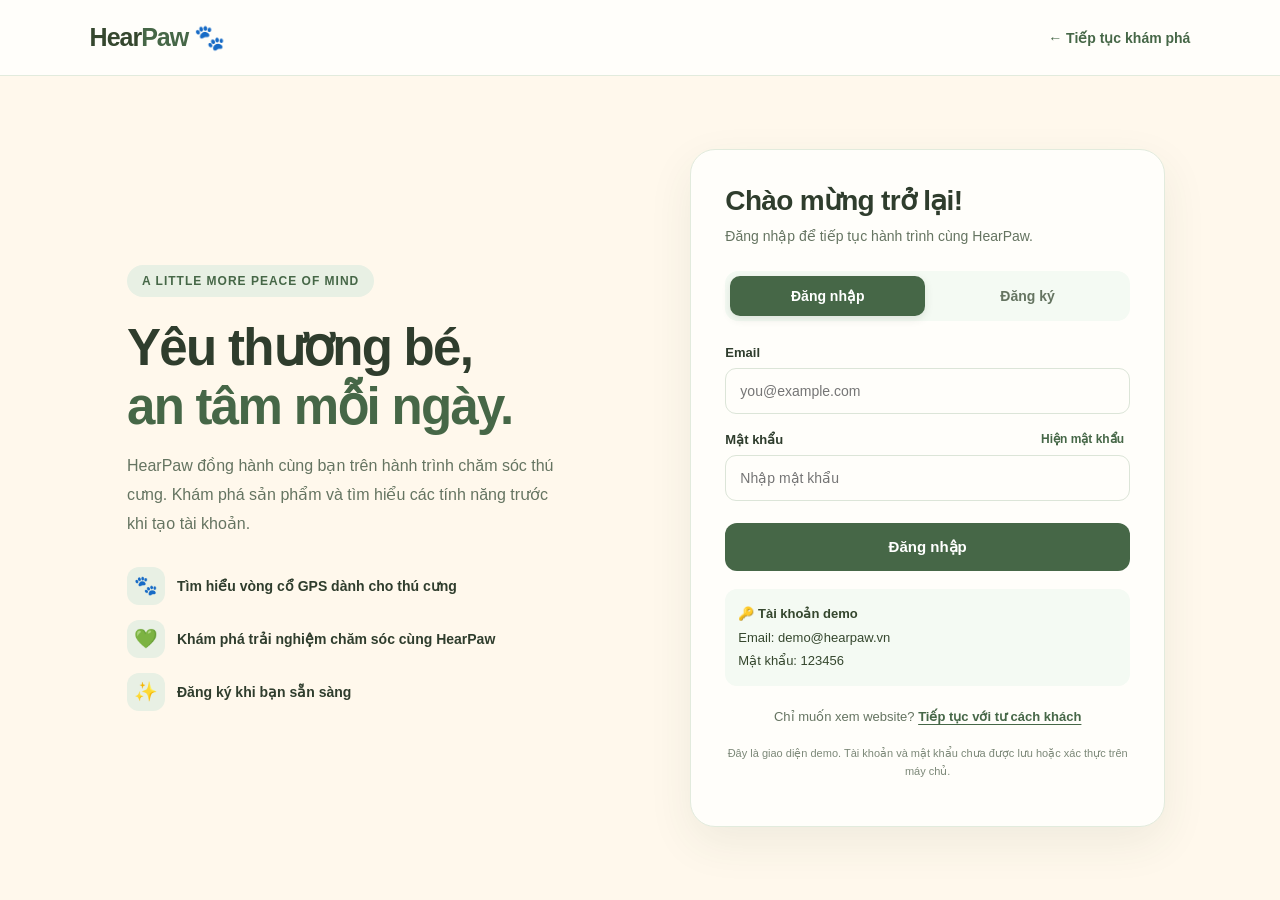
<file: login.html>
<!DOCTYPE html>
<html lang="vi">
<head>
  <meta charset="UTF-8">
  <meta name="viewport" content="width=device-width, initial-scale=1.0">
  <title>Đăng nhập | HearPaw</title>
  <meta name="description" content="Đăng nhập hoặc tạo tài khoản HearPaw để đồng hành cùng thú cưng.">

  <style>
    :root {
      --moss: #466747;
      --deep: #35472E;
      --cream: #FFF8EC;
      --white: #FFFEFA;
      --ink: #2F3D2D;
      --muted: #657461;
      --line: #E2EBDD;
      --pink: #F3C3CD;
      --mint: #F4FAF3;
    }

    * { box-sizing: border-box; }

    body {
      margin: 0;
      min-height: 100vh;
      font-family: Arial, Helvetica, sans-serif;
      background: var(--cream);
      color: var(--ink);
    }

    a { color: inherit; text-decoration: none; }

    .navbar {
      height: 76px;
      display: flex;
      align-items: center;
      justify-content: space-between;
      padding: 0 7%;
      background: var(--white);
      border-bottom: 1px solid var(--line);
    }

    .brand {
      font-size: 25px;
      font-weight: 800;
      letter-spacing: -1px;
      color: var(--deep);
    }

    .brand span { color: var(--moss); }

    .back-link {
      font-size: 14px;
      color: var(--moss);
      font-weight: 700;
    }

    .layout {
      width: min(1050px, 92%);
      min-height: calc(100vh - 76px);
      margin: auto;
      padding: 48px 0;
      display: grid;
      grid-template-columns: 1fr 0.9fr;
      gap: 48px;
      align-items: center;
    }

    .intro { padding: 12px; }

    .eyebrow {
      display: inline-block;
      background: #E8F0E4;
      color: var(--moss);
      border-radius: 30px;
      padding: 9px 15px;
      font-size: 12px;
      font-weight: 700;
      letter-spacing: 1px;
    }

    .intro h1 {
      font-size: clamp(34px, 4vw, 51px);
      line-height: 1.15;
      letter-spacing: -1.7px;
      margin: 22px 0 16px;
    }

    .intro h1 span { color: var(--moss); }

    .intro p {
      color: var(--muted);
      font-size: 16px;
      line-height: 1.8;
      max-width: 430px;
    }

    .benefits {
      margin-top: 28px;
      display: grid;
      gap: 15px;
    }

    .benefit {
      display: flex;
      gap: 12px;
      align-items: center;
      font-size: 14px;
      font-weight: 600;
    }

    .benefit-icon {
      width: 38px;
      height: 38px;
      border-radius: 12px;
      display: grid;
      place-items: center;
      background: #E8F0E4;
      font-size: 19px;
      flex-shrink: 0;
    }

    .auth-card {
      background: var(--white);
      padding: 34px;
      border: 1px solid var(--line);
      border-radius: 25px;
      box-shadow: 0 16px 45px rgba(53, 71, 46, 0.08);
    }

    .auth-card h2 {
      margin: 0 0 8px;
      font-size: 28px;
      letter-spacing: -0.7px;
    }

    .subtitle {
      margin: 0 0 24px;
      color: var(--muted);
      font-size: 14px;
      line-height: 1.6;
    }

    .tabs {
      display: grid;
      grid-template-columns: 1fr 1fr;
      gap: 5px;
      padding: 5px;
      border-radius: 13px;
      background: var(--mint);
      margin-bottom: 24px;
    }

    .tab {
      border: 0;
      border-radius: 10px;
      padding: 12px 8px;
      font-weight: 700;
      font-size: 14px;
      color: var(--muted);
      background: transparent;
      cursor: pointer;
    }

    .tab.active {
      background: var(--moss);
      color: white;
      box-shadow: 0 3px 9px #35472e20;
    }

    .field { margin-bottom: 17px; }

    label {
      display: block;
      margin-bottom: 8px;
      font-size: 13px;
      font-weight: 700;
    }

    input {
      width: 100%;
      padding: 14px;
      border: 1px solid #DCE5D8;
      border-radius: 11px;
      outline: none;
      background: #FFFEFA;
      color: var(--ink);
      font-size: 14px;
    }

    input:focus {
      border-color: var(--moss);
      box-shadow: 0 0 0 3px #46674718;
    }

    .password-row {
      display: flex;
      justify-content: space-between;
      align-items: center;
    }

    .password-row button {
      border: 0;
      background: transparent;
      color: var(--moss);
      font-size: 12px;
      cursor: pointer;
      font-weight: 700;
      margin-bottom: 8px;
    }

    .primary-btn {
      width: 100%;
      border: 0;
      border-radius: 12px;
      padding: 15px;
      background: var(--moss);
      color: white;
      font-size: 15px;
      font-weight: 700;
      cursor: pointer;
      transition: background .2s, transform .2s;
      margin-top: 5px;
    }

    .primary-btn:hover {
      background: var(--deep);
      transform: translateY(-1px);
    }

    .message {
      display: none;
      padding: 12px;
      margin-top: 15px;
      border-radius: 10px;
      background: #E8F0E4;
      color: var(--deep);
      font-size: 13px;
      line-height: 1.6;
    }

    .message.show { display: block; }

    .guest {
      margin-top: 23px;
      text-align: center;
      font-size: 13px;
      color: var(--muted);
    }

    .guest a {
      color: var(--moss);
      font-weight: 700;
      text-decoration: underline;
      text-underline-offset: 3px;
    }

    .terms {
      margin-top: 20px;
      text-align: center;
      font-size: 11px;
      line-height: 1.7;
      color: #7C8878;
    }

    .terms a { text-decoration: underline; }

    @media (max-width: 760px) {
      .navbar { height: 66px; padding: 0 5%; }
      .brand { font-size: 22px; }
      .layout {
        grid-template-columns: 1fr;
        gap: 24px;
        padding: 28px 0;
        width: min(470px, 92%);
      }
      .intro { padding: 0 5px; }
      .intro h1 { font-size: 35px; margin-top: 16px; }
      .intro p { font-size: 14px; }
      .benefits { display: none; }
      .auth-card { padding: 25px 21px; }
    }
  </style>
</head>

<body>
  <header class="navbar">
    <a class="brand" href="index.html">Hear<span>Paw</span> 🐾</a>
    <a class="back-link" href="index.html">← Tiếp tục khám phá</a>
  </header>

  <main class="layout">
    <section class="intro">
      <span class="eyebrow">A LITTLE MORE PEACE OF MIND</span>
      <h1>Yêu thương bé,<br><span>an tâm mỗi ngày.</span></h1>
      <p>
        HearPaw đồng hành cùng bạn trên hành trình chăm sóc thú cưng.
        Khám phá sản phẩm và tìm hiểu các tính năng trước khi tạo tài khoản.
      </p>

      <div class="benefits">
        <div class="benefit">
          <span class="benefit-icon">🐾</span>
          <span>Tìm hiểu vòng cổ GPS dành cho thú cưng</span>
        </div>
        <div class="benefit">
          <span class="benefit-icon">💚</span>
          <span>Khám phá trải nghiệm chăm sóc cùng HearPaw</span>
        </div>
        <div class="benefit">
          <span class="benefit-icon">✨</span>
          <span>Đăng ký khi bạn sẵn sàng</span>
        </div>
      </div>
    </section>

    <section class="auth-card">
      <h2 id="formTitle">Chào mừng trở lại!</h2>
      <p class="subtitle" id="formSubtitle">
        Đăng nhập để tiếp tục hành trình cùng HearPaw.
      </p>

      <div class="tabs">
        <button type="button" class="tab active" id="loginTab">Đăng nhập</button>
        <button type="button" class="tab" id="registerTab">Đăng ký</button>
      </div>

      <form id="authForm">
        <div class="field" id="nameField" hidden>
          <label for="fullName">Tên của bạn</label>
          <input id="fullName" name="fullName" type="text"
                 placeholder="Nhập tên của bạn" autocomplete="name">
        </div>

        <div class="field">
          <label for="email">Email</label>
          <input id="email" name="email" type="email"
                 placeholder="you@example.com" required autocomplete="email">
        </div>

        <div class="field">
          <div class="password-row">
            <label for="password">Mật khẩu</label>
            <button type="button" id="togglePassword">Hiện mật khẩu</button>
          </div>
          <input id="password" name="password" type="password"
                 placeholder="Nhập mật khẩu" required
                 minlength="6" autocomplete="current-password">
        </div>

        <div class="field" id="confirmField" hidden>
          <label for="confirmPassword">Xác nhận mật khẩu</label>
          <input id="confirmPassword" name="confirmPassword" type="password"
                 placeholder="Nhập lại mật khẩu" minlength="6"
                 autocomplete="new-password">
        </div>

        <button class="primary-btn" type="submit" id="submitButton">
          Đăng nhập
        </button>

        <div class="message" id="formMessage" role="status" aria-live="polite"></div>
      </form>

<div style="margin-top:18px;padding:13px;background:#F4FAF3;border-radius:12px;font-size:13px;line-height:1.8;color:#35472E">
  <strong>🔑 Tài khoản demo</strong><br>
  Email: demo@hearpaw.vn<br>
  Mật khẩu: 123456
</div>

      <div class="guest">
        Chỉ muốn xem website?
        <a href="index.html">Tiếp tục với tư cách khách</a>
      </div>

      <p class="terms">
        Đây là giao diện demo. Tài khoản và mật khẩu chưa được lưu hoặc
        xác thực trên máy chủ.
      </p>
    </section>
  </main>

  <script>
    const loginTab = document.getElementById("loginTab");
    const registerTab = document.getElementById("registerTab");
    const authForm = document.getElementById("authForm");
    const nameField = document.getElementById("nameField");
    const confirmField = document.getElementById("confirmField");
    const confirmPassword = document.getElementById("confirmPassword");
    const password = document.getElementById("password");
    const formTitle = document.getElementById("formTitle");
    const formSubtitle = document.getElementById("formSubtitle");
    const submitButton = document.getElementById("submitButton");
    const formMessage = document.getElementById("formMessage");

    let mode = "login";

    function setMode(nextMode) {
      mode = nextMode;
      const isRegister = mode === "register";

      loginTab.classList.toggle("active", !isRegister);
      registerTab.classList.toggle("active", isRegister);

      nameField.hidden = !isRegister;
      confirmField.hidden = !isRegister;
      document.getElementById("fullName").required = isRegister;
      confirmPassword.required = isRegister;

      formTitle.textContent = isRegister ? "Tạo tài khoản mới" : "Chào mừng trở lại!";
      formSubtitle.textContent = isRegister
        ? "Tạo tài khoản để bắt đầu hành trình cùng HearPaw."
        : "Đăng nhập để tiếp tục hành trình cùng HearPaw.";
      submitButton.textContent = isRegister ? "Tạo tài khoản" : "Đăng nhập";
      password.autocomplete = isRegister ? "new-password" : "current-password";

      formMessage.classList.remove("show");
      formMessage.textContent = "";
    }

    loginTab.addEventListener("click", () => setMode("login"));
    registerTab.addEventListener("click", () => setMode("register"));

    document.getElementById("togglePassword").addEventListener("click", function () {
      const isHidden = password.type === "password";
      password.type = isHidden ? "text" : "password";
      this.textContent = isHidden ? "Ẩn mật khẩu" : "Hiện mật khẩu";
    });

   
authForm.addEventListener("submit", function (event) {
  event.preventDefault();

  const email = document.getElementById("email").value.trim().toLowerCase();
  const passwordValue = password.value;

  formMessage.classList.add("show");

  if (mode === "login") {
    if (
      email === "demo@hearpaw.vn" &&
      passwordValue === "123456"
    ) {
      formMessage.textContent =
        "Đăng nhập thành công! Đang quay lại website...";
      formMessage.style.background = "#E8F0E4";
      formMessage.style.color = "#35472E";

      sessionStorage.setItem("hearpawDemoLoggedIn", "true");
      sessionStorage.setItem("hearpawDemoEmail", email);
      sessionStorage.setItem("hearpawDemoName", email === "demo@hearpaw.vn" ? "Demo" : (document.getElementById("fullName")?.value.trim() || email.split("@")[0]));

      const returnUrl =
        sessionStorage.getItem("hearpawReturnUrl") || "index.html";

      sessionStorage.removeItem("hearpawReturnUrl");

      setTimeout(function () {
        window.location.href = returnUrl;
      }, 800);
    } else {
      formMessage.textContent =
        "Email hoặc mật khẩu chưa đúng. Hãy thử tài khoản demo bên dưới.";
      formMessage.style.background = "#FCEBEC";
      formMessage.style.color = "#9B3434";
    }

    return;
  }

  if (passwordValue !== confirmPassword.value) {
    formMessage.textContent =
      "Mật khẩu xác nhận chưa khớp. Bạn kiểm tra lại nhé.";
    formMessage.style.background = "#FCEBEC";
    formMessage.style.color = "#9B3434";
    return;
  }

  formMessage.textContent = "Đăng ký thành công! Đang quay lại website...";
  formMessage.style.background = "#E8F0E4";
  formMessage.style.color = "#35472E";
  // Demo registration completes the same return flow as login, preserving checkout context.
  sessionStorage.setItem("hearpawDemoLoggedIn", "true");
  sessionStorage.setItem("hearpawDemoEmail", email);
  sessionStorage.setItem("hearpawDemoName", document.getElementById("fullName")?.value.trim() || email.split("@")[0]);
  const returnUrl = sessionStorage.getItem("hearpawReturnUrl") || "index.html";
  sessionStorage.removeItem("hearpawReturnUrl");
  setTimeout(function () { window.location.href = returnUrl; }, 800);
});
  const requestedMode = new URLSearchParams(window.location.search).get('mode');
    if (requestedMode === 'register') setMode('register');
  </script>
</body>
</html>
</file>
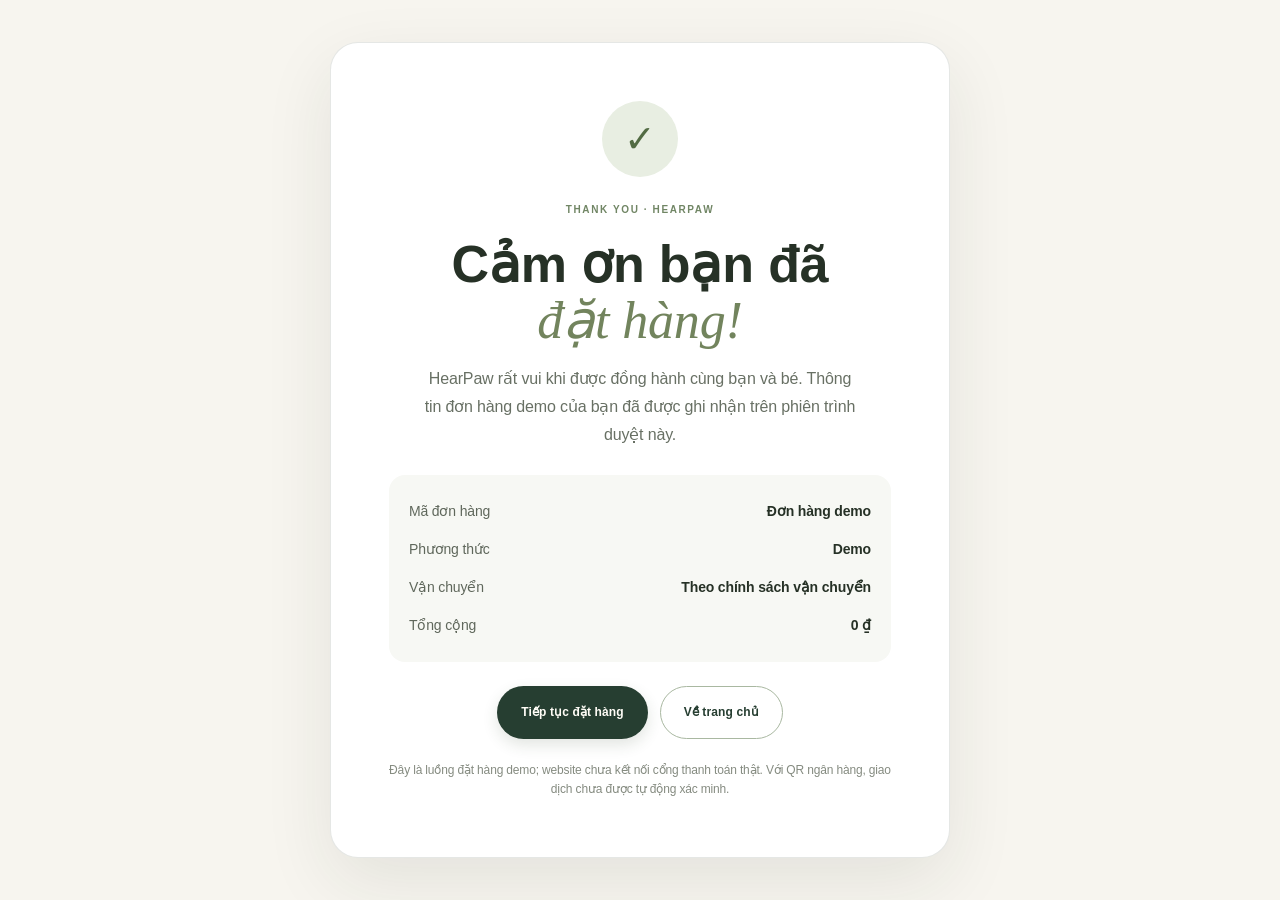
<file: thank-you.html>
<!doctype html>
<html lang="vi">
<head>
  <meta charset="utf-8">
  <meta name="viewport" content="width=device-width, initial-scale=1">
  <meta name="theme-color" content="#f7f5ef">
  <title>Cảm ơn bạn đặt hàng | HearPaw</title>
  <link rel="stylesheet" href="styles.css">
  <style>
    body.thank-you-page { min-height:100vh; margin:0; display:grid; place-items:center; padding:28px 18px; background:#f7f5ef; color:#263126; }
    .thanks-card { width:min(100%,620px); box-sizing:border-box; padding:clamp(28px,6vw,58px); text-align:center; background:#fff; border:1px solid rgba(44,62,44,.12); border-radius:28px; box-shadow:0 24px 70px rgba(36,48,34,.09); }
    .thanks-mark { width:76px;height:76px;margin:0 auto 24px;display:grid;place-items:center;border-radius:50%;background:#e8eee2;color:#526b43;font-size:38px; }
    .thanks-card .eyebrow { letter-spacing:.16em; }
    .thanks-card h1 { margin:12px 0 16px;font-size:clamp(34px,7vw,52px);line-height:1.08; }
    .thanks-card h1 em { color:#72845d;font-family:Georgia,serif;font-weight:400; }
    .thanks-copy { max-width:440px;margin:0 auto 26px;line-height:1.75;color:#687064; }
    .order-summary { margin:24px 0;padding:18px 20px;text-align:left;background:#f7f8f4;border-radius:16px; }
    .order-line { display:flex;justify-content:space-between;gap:16px;padding:7px 0;color:#5f675b;font-size:14px; }
    .order-line strong { color:#263126;text-align:right; }
    .thanks-actions { display:flex;justify-content:center;gap:12px;flex-wrap:wrap;margin-top:24px; }
    .thanks-actions .btn { text-decoration:none; }
    .thanks-note { display:block;margin-top:22px;color:#858b80;font-size:12px;line-height:1.6; }
    @media(max-width:480px){.order-line{align-items:flex-start;flex-direction:column;gap:3px}.order-line strong{text-align:left}}
  </style>
</head>
<body class="thank-you-page">
  <main class="thanks-card">
    <div class="thanks-mark" aria-hidden="true">✓</div>
    <p class="eyebrow">THANK YOU · HEARPAW</p>
    <h1>Cảm ơn bạn đã<br><em>đặt hàng!</em></h1>
    <p class="thanks-copy">HearPaw rất vui khi được đồng hành cùng bạn và bé. Thông tin đơn hàng demo của bạn đã được ghi nhận trên phiên trình duyệt này.</p>
    <section class="order-summary" aria-label="Thông tin đơn hàng">
      <div class="order-line"><span>Mã đơn hàng</span><strong id="orderCode">Đang tải...</strong></div>
      <div class="order-line"><span>Phương thức</span><strong id="paymentMethod">Đang tải...</strong></div>
      <div class="order-line"><span>Vận chuyển</span><strong id="orderShipping">Đang tải...</strong></div>
      <div class="order-line"><span>Tổng cộng</span><strong id="orderTotal">Đang tải...</strong></div>
    </section>
    <div class="thanks-actions">
      <a class="btn btn-dark" href="index.html#product">Tiếp tục đặt hàng</a>
      <a class="btn btn-outline" href="index.html">Về trang chủ</a>
    </div>
    <small class="thanks-note">Đây là luồng đặt hàng demo; website chưa kết nối cổng thanh toán thật. Với QR ngân hàng, giao dịch chưa được tự động xác minh.</small>
  </main>
  <script>
    (function () {
      const money = value => new Intl.NumberFormat('vi-VN', { style: 'currency', currency: 'VND', maximumFractionDigits: 0 }).format(Number(value || 0));
      let order = null;
      try { order = JSON.parse(sessionStorage.getItem('hearpawLastDemoOrder') || 'null'); } catch (_) {}
      document.getElementById('orderCode').textContent = order && order.code ? order.code : 'Đơn hàng demo';
      document.getElementById('paymentMethod').textContent = order && order.paymentMethod ? order.paymentMethod : 'Demo';
      document.getElementById('orderShipping').textContent = order && order.shipping ? order.shipping : 'Theo chính sách vận chuyển';
      document.getElementById('orderTotal').textContent = money(order && order.total);
    })();
  </script>
</body>
</html>
</file>
<file: styles.css>
/* HEARPAW — FRESH MINT EXPERIENCE
   Replace the entire contents of styles.css with this file.
   Existing class names and page/dashboard visibility rules are preserved.
*/
:root{--moss:#4F896B;--deep:#285743;--cream:#EAF5ED;--white:#FCFFFC;--ink:#263B30;--muted:#6B7E71;--line:#DCEAE0;--pink:#F3C3CD;--mint-light:#F4FAF3;--mint-pastel:#B9D8B5;--mint-medium:#DCEED8;--shadow:0 18px 48px rgba(40,87,67,.10)}
*{box-sizing:border-box}
html{scroll-behavior:smooth;scroll-padding-top:90px}
body{margin:0;background:var(--white);color:var(--ink);font-family:"DM Sans",Arial,sans-serif;font-size:16px;line-height:1.7}
a{color:inherit;text-decoration:none}button,input,select,textarea{font:inherit}button{cursor:pointer}img{max-width:100%;height:auto}
::selection{background:var(--mint-medium);color:var(--deep)}
.announcement{background:var(--deep);color:#fff;text-align:center;padding:9px 12px;font-size:11px;letter-spacing:.07em}
.site-header{height:80px;padding:0 clamp(18px,6vw,90px);display:flex;align-items:center;justify-content:space-between;gap:18px;background:rgba(252,255,252,.94);border-bottom:1px solid var(--line);box-shadow:0 6px 24px rgba(40,87,67,.055);position:sticky;top:0;z-index:20;backdrop-filter:blur(16px)}
.brand{display:flex;align-items:center;gap:9px;font-size:23px;font-weight:700;line-height:1;color:var(--deep);letter-spacing:-1px;flex-shrink:0}.brand-mark{display:grid;place-items:center;width:38px;height:38px;border-radius:50%;background:transparent;overflow:hidden;flex-shrink:0}
.brand-mark img{display:block;width:100%;height:100%;object-fit:contain}.brand-light{color:var(--moss);font-weight:500}.brand small{display:block;font-size:7px;letter-spacing:2px;font-weight:600;margin-top:5px;color:#8b9584}
.site-header nav{display:flex;gap:clamp(12px,2.2vw,30px);align-items:center}.site-header nav a{font-size:13px;font-weight:600;color:#555f50;transition:color .2s}.site-header nav a:hover,.site-header nav a.active{color:var(--moss)}
.cart-button{background:transparent;border:1px solid var(--line);padding:10px 14px;border-radius:30px;font-size:12px;white-space:nowrap}.cart-button span{background:var(--deep);color:#fff;border-radius:50%;padding:2px 6px;margin-left:5px}.menu-toggle{display:none;background:none;border:0;font-size:24px;color:var(--deep)}
/* Keep these visibility rules: existing JavaScript uses them to switch pages and panels. */
.page{display:none;min-height:65vh;animation:fadein .35s ease}.page.active{display:block}
.dash-panel{display:none}.dash-panel.active{display:block;animation:fadein .25s}.chat-panel{display:none}.chat-panel.open{display:flex;flex-direction:column}.modal-backdrop{display:none}.modal-backdrop.open{display:flex}
@keyframes fadein{from{opacity:.4;transform:translateY(4px)}to{opacity:1;transform:none}}
.eyebrow{font-size:11px;font-weight:700;letter-spacing:.16em;color:var(--moss);margin:0 0 15px}
.hero{padding:clamp(42px,6vw,82px) clamp(24px,7vw,110px);display:grid;grid-template-columns:minmax(0,1fr) minmax(0,1fr);gap:clamp(24px,4vw,58px);align-items:center;min-height:570px;background:linear-gradient(112deg,#FCFFFC 0%,#FCFFFC 48%,#EFF8F1 48%,#E5F3E8 100%)}
.hero h1,.page-intro h1,.section-heading h2{font-family:"Playfair Display",Georgia,serif;font-size:clamp(40px,5vw,64px);line-height:1.12;letter-spacing:-1.3px;font-weight:500;margin:0 0 20px}.hero h1 em,.page-intro h1 em,.section-heading h2 em{color:var(--moss);font-weight:500}
.hero-text{color:var(--muted);max-width:450px;font-size:16px;line-height:1.85}.hero-actions{display:flex;gap:14px;align-items:center;margin:28px 0 30px;flex-wrap:wrap}
.btn{border:1px solid transparent;border-radius:999px;padding:13px 23px;min-height:48px;font-size:13px;font-weight:700;display:inline-flex;align-items:center;justify-content:center;gap:12px;transition:transform .2s,background .2s,box-shadow .2s,border-color .2s}.btn:hover{transform:translateY(-2px)}.btn-dark{background:var(--deep);color:#fff;box-shadow:0 6px 15px rgba(53,71,46,.14)}.btn-dark:hover{background:var(--moss)}.btn-outline{border-color:#b9d0b3;background:rgba(255,255,255,.65);color:var(--deep)}.text-link{font-size:13px;font-weight:700;color:var(--deep)}
.hero-proof{display:flex;gap:13px;align-items:center;font-size:11px;color:#858d7e;line-height:1.6}.avatars{font-size:22px;letter-spacing:-6px;padding-right:7px}
.hero-art{min-height:420px;position:relative;display:grid;place-items:center;overflow:hidden;isolation:isolate}.hero-blob{position:absolute;width:min(78%,360px);aspect-ratio:1;border-radius:46% 54% 54% 46%;background:radial-gradient(circle at 35% 30%,#F5FAEF,#DCEED8 75%);transform:rotate(-14deg)}.art-orbit{position:absolute;border:1px solid rgba(70,103,71,.25);border-radius:50%;width:90%;aspect-ratio:1}.orbit-two{width:72%;border-style:dashed}
.product-visual{position:relative;width:min(100%,500px);height:auto;display:grid;place-items:center;transform:none;z-index:1}.collar-loop{width:210px;height:175px;border:25px solid var(--moss);border-radius:48% 48% 42% 42%;box-shadow:inset 0 0 0 3px #ffffff22,0 18px 25px #7e876b55;position:relative;background:transparent}.collar-buckle{position:absolute;right:-28px;top:50px;width:31px;height:42px;border:7px solid #c4b18d;border-radius:5px;background:#e1d0ad}
.gps-tag{position:absolute;bottom:-28px;left:50%;transform:translateX(-50%) rotate(16deg);width:70px;height:83px;background:#e8dfcb;border:5px solid #d0c4a9;border-radius:22px 22px 27px 27px;display:flex;flex-direction:column;align-items:center;justify-content:center;color:var(--deep);box-shadow:0 10px 18px #414b3530}.gps-tag span{font-size:23px}.gps-tag small{font-size:7px;line-height:1.1;font-weight:700;letter-spacing:1px}
.floating-note{position:absolute;z-index:2;display:flex;gap:10px;align-items:center;background:#fffdf8ef;border:1px solid #fff;padding:12px 15px;border-radius:14px;box-shadow:var(--shadow);animation:paw-float 4s ease-in-out infinite}.floating-note b,.floating-note small{display:block}.floating-note b{font-size:11px}.floating-note small{font-size:9px;color:var(--muted)}.note-icon{font-size:23px;color:var(--moss)}.note-top{top:12%;left:0}.note-bottom{bottom:12%;right:0;animation-delay:-2s}.status-dot{display:inline-block;width:8px;height:8px;background:#84a66b;border-radius:50%;box-shadow:0 0 0 4px #84a66b25}.hero-sticker{position:absolute;right:9%;top:4%;font-size:8px;line-height:1.5;letter-spacing:1px;text-align:center;transform:rotate(12deg);color:var(--moss)}.hero-sticker b{font-size:12px}
@keyframes paw-float{0%,100%{transform:translateY(0)}50%{transform:translateY(-6px)}}
.feature-strip{display:grid;grid-template-columns:repeat(4,minmax(0,1fr));padding:27px clamp(24px,8vw,125px);border-bottom:1px solid var(--line);gap:24px;background:linear-gradient(180deg,#F4FAF3,#FCFFFC)}.feature-strip>div{display:grid;grid-template-columns:40px 1fr;column-gap:10px;align-items:center}.feature-icon{grid-row:span 2;width:38px;height:38px;border-radius:50%;background:var(--mint-medium);display:grid;place-items:center;color:var(--deep);font-size:20px}.feature-strip b{font-size:12px}.feature-strip small{font-size:10px;color:var(--muted)}
.section{padding:clamp(58px,7vw,92px) clamp(24px,9vw,135px)}.product-teaser{display:grid;grid-template-columns:.8fr 1.2fr;gap:8%;align-items:center}.section-heading h2{font-size:clamp(36px,4vw,48px);line-height:1.2}.section-heading>p:not(.eyebrow){font-size:15px;color:var(--muted);max-width:370px;line-height:1.85;margin-bottom:26px}
.teaser-card{padding:14px;background:#fff;border:1px solid var(--line);border-radius:26px;box-shadow:var(--shadow);overflow:hidden;transition:transform .25s,box-shadow .25s,border-color .25s}.teaser-card:hover{transform:translateY(-4px);box-shadow:0 20px 45px #28574320}.teaser-photo{height:320px;background:linear-gradient(145deg,#f7fbf4,#e3f2e6);display:grid;place-items:center;position:relative;overflow:hidden;border-radius:18px}.mini-collar{width:180px;height:150px;border:23px solid var(--moss);border-radius:45%;transform:rotate(-18deg);display:grid;place-items:center;box-shadow:0 18px 22px #414b3525}.mini-collar span{background:#e6dcc5;border:4px solid #c8b998;border-radius:14px;padding:12px;transform:rotate(18deg);font-size:26px}.pill{position:absolute;bottom:16px;left:16px;background:#fffdf8d9;padding:7px 10px;font-size:8px;letter-spacing:1.5px}.teaser-meta{display:flex;justify-content:space-between;gap:15px;padding:18px 4px 4px;align-items:center}.teaser-meta h3{margin:0;font-size:17px}.teaser-meta p{margin:4px 0 0;font-size:11px;color:var(--muted)}.teaser-meta>b{font-size:15px;white-space:nowrap;color:var(--deep)}
.quote-band{background:var(--deep);color:#fff;text-align:center;padding:55px 20px}.quote-band>span{font-family:Georgia,serif;font-size:48px;color:#cbd2b9;line-height:.7}.quote-band p{font-family:"Playfair Display",Georgia,serif;font-size:26px;line-height:1.5;margin:8px}.quote-band small{font-size:9px;letter-spacing:2px;color:#c9d0bd}
.page-intro{text-align:center;padding:clamp(44px,5.5vw,68px) 22px 48px;background:radial-gradient(ellipse at 50% 0%,#E2F2E5 0%,#F4FAF3 48%,#FCFFFC 100%)}.page-intro h1{font-size:clamp(38px,5vw,56px);margin-bottom:13px}.page-intro>p:last-child{color:var(--muted);font-size:14px;max-width:570px;margin:0 auto;line-height:1.8}
.product-layout{max-width:1180px;margin:22px auto 76px;padding:0 28px;display:grid;grid-template-columns:minmax(0,1fr) minmax(0,1fr);gap:clamp(32px,6vw,78px);align-items:center}.product-stage{height:520px;background:radial-gradient(circle at 50% 40%,#F9FCF6 0%,#EAF5ED 58%,#DCEEE1 100%);border:1px solid #E0EDE2;border-radius:30px;position:relative;display:grid;place-items:center;overflow:hidden}.stage-glow{position:absolute;width:75%;aspect-ratio:1;border-radius:50%;background:radial-gradient(circle,#f9f8ed,#d5e8cd)}.big-collar{width:255px;height:220px;border:31px solid var(--moss);border-radius:45%;position:relative;transform:rotate(-18deg);box-shadow:inset 0 0 0 4px #ffffff20,0 24px 28px #414b3530;z-index:1}.big-buckle{position:absolute;right:-36px;top:60px;width:36px;height:50px;border:8px solid #bca982;border-radius:5px;background:#e3d5b9}.big-tag{position:absolute;bottom:-38px;left:50%;transform:translateX(-50%) rotate(18deg);width:82px;height:94px;background:#e8dfcb;border:6px solid #cdbf9f;border-radius:23px 23px 30px 30px;display:flex;flex-direction:column;align-items:center;justify-content:center}.big-tag span{font-size:27px}.big-tag small{font-size:8px;font-weight:700;line-height:1.1;letter-spacing:1px}.stage-caption{position:absolute;bottom:20px;left:22px;font-size:9px;letter-spacing:2px;color:#8a8c7e}
.product-info h2{font-family:"Playfair Display",Georgia,serif;font-size:35px;font-weight:500;margin:0 0 10px}.price{font-size:22px;font-weight:700;color:var(--deep);margin:12px 0}.price span{display:block;font-size:11px;color:var(--moss);font-weight:500;margin-top:3px}.muted{color:var(--muted);font-size:13px;line-height:1.8}.product-info h4{font-size:13px;margin:22px 0 10px}
.swatches{display:flex;gap:11px;flex-wrap:wrap}.swatch{width:35px;height:35px;border-radius:50%;border:3px solid white;outline:1px solid #d7d9ce;background:var(--swatch);box-shadow:inset 0 0 0 1px #00000009;cursor:pointer}.swatch.selected{outline:2px solid var(--deep);outline-offset:2px}.selected-color{font-size:11px;color:var(--muted);margin:12px 0}.selected-color b{color:var(--deep)}
.size-options{display:grid;grid-template-columns:repeat(3,1fr);gap:8px}.size-option{position:relative;padding:11px 8px;border:1px solid var(--line);background:white;font-weight:700;color:var(--deep);border-radius:10px}.size-option small{display:block;font-size:10px;font-weight:400;color:var(--muted)}.size-option.selected,.size-option:hover{border-color:var(--moss);background:var(--mint-light)}.size-option i{display:block;font-size:8px;color:var(--moss);font-style:normal}
.product-actions{display:flex;flex-direction:column;align-items:flex-start;gap:14px;margin-top:24px}.product-assurances{display:flex;flex-wrap:wrap;gap:9px 15px;border-top:1px solid var(--line);padding-top:18px;margin-top:22px;color:var(--muted);font-size:10px}
.benefit-grid{max-width:1100px;margin:0 auto 75px;padding:0 28px;display:grid;grid-template-columns:repeat(3,1fr);gap:18px}.benefit-grid article{border:1px solid var(--line);border-radius:16px;padding:24px;background:#fff}.benefit-grid article>span{color:var(--moss);font-size:24px}.benefit-grid h3{font-size:15px;margin:10px 0 6px}.benefit-grid p{font-size:12px;color:var(--muted);margin:0}
.personalize-layout{max-width:1000px;margin:15px auto 85px;padding:0 28px;display:grid;grid-template-columns:1fr 1fr;gap:7%;align-items:start}.custom-preview{background:#EAF5ED;border-radius:22px;padding:32px;text-align:center;position:sticky;top:110px}.preview-circle{border-radius:50%;background:#ddecd6;width:min(100%,300px);aspect-ratio:1;margin:0 auto 25px;display:grid;place-items:center}.custom-collar{width:155px;height:135px;border:22px solid var(--moss);border-radius:45%;transform:rotate(-18deg);display:grid;place-items:center;box-shadow:0 15px 20px #414b3525}.custom-collar span{background:#e7ddc7;padding:10px;border-radius:12px;transform:rotate(18deg);font-size:24px}.custom-preview h3{font-family:"Playfair Display",Georgia,serif;font-size:25px;margin:0}.custom-form{padding:8px 0}.custom-form label,.contact-form label{display:block;font-size:12px;font-weight:700;margin:16px 0 7px}
.custom-form input,.custom-form select,.contact-form input,.contact-form textarea,.profile-fields input{width:100%;border:1px solid var(--line);border-radius:10px;background:#fff;padding:13px;outline:none;font-size:14px;color:var(--ink)}input:focus,select:focus,textarea:focus{outline:2px solid var(--mint-pastel);outline-offset:2px}.custom-form input:focus,.custom-form select:focus,.contact-form input:focus,.contact-form textarea:focus{border-color:var(--moss)}
.price-breakdown{background:var(--mint-light);border-radius:14px;padding:18px;margin:24px 0}.price-breakdown>div{display:flex;justify-content:space-between;gap:14px;font-size:12px;margin:9px 0}.price-breakdown b{white-space:nowrap}.price-breakdown hr{border:0;border-top:1px solid var(--line);margin:14px 0}.price-breakdown .total{font-size:15px;color:var(--deep)}.green{color:var(--moss)}.full-width{width:100%}.fine-print{display:block;font-size:10px;color:#8a8d82;line-height:1.7;margin-top:12px}
.dashboard-header{max-width:1250px;margin:0 auto;padding:42px 28px 24px;display:flex;justify-content:space-between;align-items:center;gap:20px}.dashboard-header h1{font-family:"Playfair Display",Georgia,serif;font-weight:500;font-size:40px;margin:0}.dashboard-header h1 em{color:var(--moss)}.dashboard-header .muted{margin:5px 0}.demo-label{font-size:10px;color:var(--deep);background:#e2f0dc;border-radius:20px;padding:9px 13px;white-space:nowrap}
.dashboard-shell{max-width:1300px;margin:0 auto 82px;padding:0 28px;display:grid;grid-template-columns:230px minmax(0,1fr);gap:24px;align-items:start}.dash-sidebar{background:#EAF5ED;border-radius:18px;padding:16px 12px;min-height:620px}.pet-switcher{display:flex;gap:9px;align-items:center;padding:10px 8px 18px;border-bottom:1px solid #e4e8dc}.pet-avatar{width:38px;height:38px;border-radius:50%;background:#e2e6d6;display:grid;place-items:center;font-size:21px}.pet-switcher b,.pet-switcher small{display:block}.pet-switcher b{font-size:12px}.pet-switcher small{font-size:9px;color:var(--muted)}.pet-switcher>span{margin-left:auto}
.dash-menu{padding-top:13px;display:grid;gap:4px}.dash-link{border:0;background:transparent;text-align:left;padding:11px 10px;display:flex;align-items:center;gap:10px;border-radius:10px;color:#65695f;font-size:13px;transition:background .2s,color .2s}.dash-link span{font-size:12px}.dash-link.active{background:var(--deep);color:white}.alert-count{margin-left:auto;background:#e4c58b;color:#414b35;border-radius:50%;font-size:9px;padding:1px 6px}.sidebar-note{margin-top:55px;padding:16px 12px;background:var(--mint-medium);color:var(--deep);border-radius:12px}.sidebar-note>span{font-size:20px}.sidebar-note b{display:block;font-family:"Playfair Display",Georgia,serif;font-size:15px;line-height:1.4;margin:8px 0}.sidebar-note small{font-size:9px;color:var(--muted)}
.dash-content{min-width:0}.panel-heading{display:flex;justify-content:space-between;align-items:center;gap:15px;margin:0 0 18px}.panel-heading h2{font-family:"Playfair Display",Georgia,serif;font-size:24px;font-weight:500;margin:0}.panel-heading p,.card-heading p{font-size:11px;color:var(--muted);margin:4px 0 0}.small-button{border:1px solid var(--line);background:white;padding:9px 12px;font-size:11px;border-radius:8px;white-space:nowrap}
.stat-grid{display:grid;grid-template-columns:repeat(3,minmax(0,1fr));gap:12px;margin-bottom:16px}.stat-card{background:linear-gradient(180deg,#fff 0%,#FBFEFB 100%);border:1px solid var(--line);border-radius:18px;padding:18px;position:relative;min-width:0;box-shadow:0 8px 22px rgba(40,87,67,.05)}.stat-symbol{display:grid;place-items:center;width:32px;height:32px;background:var(--mint-medium);color:var(--deep);border-radius:50%;font-size:18px;margin-bottom:13px}.stat-card>small{display:block;font-size:10px;color:var(--muted)}.stat-value{display:block;font-size:20px;letter-spacing:-.5px;margin:6px 0;overflow-wrap:anywhere}.stat-value em{font-size:10px;font-style:normal;color:var(--muted);font-weight:400}.green-text{color:var(--moss);font-size:14px;letter-spacing:0}.stat-foot{font-size:9px;color:#8d9186}
.dash-two-col{display:grid;grid-template-columns:1.15fr .85fr;gap:14px;margin-bottom:15px}.dash-card{border:1px solid var(--line);border-radius:20px;background:white;padding:19px;min-width:0;box-shadow:0 8px 24px rgba(40,87,67,.055)}.card-heading{display:flex;justify-content:space-between;align-items:start;gap:10px;margin-bottom:15px}.card-heading h3,.history-list h3{font-size:14px;margin:0}.inline-link{border:0;background:transparent;color:var(--moss);font-size:10px;font-weight:700;white-space:nowrap}
.map-illustration{height:250px;position:relative;overflow:hidden;background:#edf4e6;border:1px solid #e1e5d6;border-radius:14px;isolation:isolate}.map-illustration:before{content:"";position:absolute;inset:0;background-image:linear-gradient(35deg,transparent 48%,#fffdf8 49%,#fffdf8 52%,transparent 53%),linear-gradient(120deg,transparent 43%,#fffdf8 44%,#fffdf8 47%,transparent 48%),linear-gradient(80deg,transparent 70%,#dce4d2 71%,#dce4d2 82%,transparent 83%);opacity:.8}.map-road{position:absolute;height:13px;background:#fffdf8;border:1px solid #e5e5d8;z-index:1}.road-a{width:140%;left:-20%;top:43%;transform:rotate(-18deg)}.road-b{width:120%;left:-10%;top:66%;transform:rotate(28deg)}.road-c{width:100%;left:8%;top:20%;transform:rotate(75deg)}.map-park{position:absolute;left:8%;top:10%;width:28%;height:25%;background:#d9e4ce;border-radius:40% 30% 50% 20%;transform:rotate(13deg)}
.safe-circle{position:absolute;width:125px;height:125px;left:50%;top:50%;transform:translate(-50%,-50%);border-radius:50%;border:2px solid var(--moss);background:#9bac7a44;z-index:2;transition:width .25s,height .25s,opacity .2s}.map-paw{position:absolute;left:50%;top:50%;transform:translate(-50%,-50%);width:36px;height:36px;display:grid;place-items:center;background:white;border:2px solid var(--moss);border-radius:50%;z-index:3;font-size:18px;box-shadow:0 3px 8px #414b3522}.map-label{position:absolute;left:calc(50% + 45px);top:calc(50% - 74px);font-size:9px;background:#fffdf8;padding:4px 7px;border-radius:5px;color:var(--deep);z-index:4;white-space:nowrap}.map-place{position:absolute;font-size:9px;color:#7c8371;z-index:2}.place-a{left:10%;top:38%}.place-b{right:8%;bottom:16%}.map-legend{display:flex;gap:18px;flex-wrap:wrap;margin-top:12px;font-size:10px;color:var(--muted)}.legend-circle{display:inline-block;width:11px;height:11px;border-radius:50%;border:1px solid var(--moss);background:#9bac7a55;vertical-align:-2px;margin-right:4px}.legend-paw{font-size:10px;margin-right:4px}
.bar-chart{height:170px;display:flex;align-items:end;justify-content:space-around;gap:10px;padding:12px 3px 0;border-bottom:1px solid var(--line);background:repeating-linear-gradient(to bottom,transparent 0,transparent 39px,#f0f0e8 40px)}.bar-chart>div{height:100%;display:flex;flex-direction:column;align-items:center;justify-content:end;gap:8px;flex:1}.bar-chart i{display:block;width:min(27px,70%);background:#9ca986;border-radius:4px 4px 0 0;min-height:8px}.bar-chart>div:nth-child(4) i{background:#9ca986}.bar-chart small{font-size:9px;color:var(--muted);padding-bottom:7px}.chart-summary{display:flex;justify-content:space-between;gap:8px;margin-top:13px;font-size:11px}.chart-summary span{color:var(--moss)}
.notification-row{display:flex;align-items:center;gap:12px;padding:13px 0;border-top:1px solid #f0efe8}.notif-icon{width:32px;height:32px;display:grid;place-items:center;border-radius:50%;font-size:17px;flex-shrink:0}.notif-green{background:#e8efe0;color:var(--moss)}.notif-yellow{background:#f8efdc;color:#a27c38}.notif-red{background:#f8e5e1;color:#ae594a}.notification-row>div{flex:1;min-width:0}.notification-row b,.notification-row small{display:block}.notification-row b{font-size:11px}.notification-row small{font-size:9px;color:var(--muted);margin-top:3px}.tag{font-size:9px;padding:4px 7px;border-radius:12px;background:#f2f0e7;color:#767b6d;white-space:nowrap}.tag-green{background:#e2f0dc;color:var(--deep)}.tag-red{background:#f8e5e1;color:#ae594a}
.pet-profile-card{background:white;border:1px solid var(--line);border-radius:16px;padding:22px;display:grid;grid-template-columns:120px 1fr;gap:22px}.profile-pet-emoji{height:120px;border-radius:50%;background:#e8ebdf;display:grid;place-items:center;font-size:65px}.profile-fields{display:grid;grid-template-columns:1fr 1fr;gap:4px 15px}.profile-fields label{font-size:11px;font-weight:700}.profile-fields input{display:block;margin-top:6px}.wide-field{grid-column:span 2}.profile-fields .btn{margin-top:10px;justify-self:start}.form-status{font-size:11px;color:var(--moss);margin:8px 0 0}
.large-map{height:410px}.large-map .safe-circle{width:190px;height:190px}.large-map .map-paw{width:44px;height:44px;font-size:22px}.large-map .map-label{top:calc(50% - 104px);left:calc(50% + 60px);font-size:10px}.large-map .place-a,.large-map .place-b{font-size:11px}.map-toast{position:absolute;left:15px;bottom:15px;background:#fffdf8ef;padding:9px 13px;border-radius:7px;font-size:11px;z-index:5;box-shadow:var(--shadow)}
.history-list{margin-top:25px}.history-list>div{display:grid;grid-template-columns:70px 1fr auto;gap:12px;padding:12px 0;border-bottom:1px solid var(--line);font-size:11px}.history-list>div span{color:var(--moss)}.history-list>div small{color:var(--muted)}
.safezone-layout{display:grid;grid-template-columns:1.2fr .8fr;gap:16px}.zone-map{height:380px}.zone-map .safe-circle{width:170px;height:170px}.zone-controls{padding:22px}.setting-row{display:flex;justify-content:space-between;align-items:center;gap:15px;padding:14px 0;border-bottom:1px solid var(--line)}.setting-row b,.setting-row small{display:block}.setting-row b{font-size:12px}.setting-row small{font-size:10px;color:var(--muted);margin-top:3px}
.switch{position:relative;width:37px;height:21px;display:inline-block;flex-shrink:0}.switch input{opacity:0;width:0;height:0}.switch span{position:absolute;inset:0;background:#d8d9d0;border-radius:20px;transition:.2s}.switch span:before{content:"";position:absolute;width:15px;height:15px;left:3px;top:3px;background:white;border-radius:50%;transition:.2s}.switch input:checked+span{background:var(--moss)}.switch input:checked+span:before{transform:translateX(16px)}
.range-label{display:flex;justify-content:space-between;font-size:11px;margin:20px 0 8px}.range-label b{color:var(--moss)}input[type=range]{width:100%;accent-color:var(--moss)}.range-ends{display:flex;justify-content:space-between;font-size:9px;color:var(--muted);margin-bottom:20px}.zone-controls .btn{margin-top:9px}.activity-chart-card{margin-top:15px}.big-chart{height:250px}.period-select{padding:9px;border:1px solid var(--line);background:white;font-size:11px}.alerts-list{padding:8px 20px}.settings-card{max-width:650px}.settings-card .btn{margin-top:20px}
.contact-layout{max-width:1000px;margin:15px auto 85px;padding:0 28px;display:grid;grid-template-columns:1fr 1fr;gap:8%}.contact-info{background:linear-gradient(145deg,#285743 0%,#347457 100%);color:white;padding:38px;border-radius:24px;box-shadow:0 18px 42px rgba(40,87,67,.14)}.contact-info h2{font-family:"Playfair Display",Georgia,serif;font-size:30px;font-weight:500;line-height:1.3}.contact-info>p{font-size:13px;color:#d1d7c7}.contact-item{display:flex;gap:13px;align-items:center;margin-top:25px}.contact-item>span{font-size:20px;color:#c7d0b4}.contact-item b{font-size:12px}.contact-item p{font-size:12px;color:#d1d7c7;margin:2px 0}.contact-form{padding:10px 0}.contact-form .btn{margin-top:15px}
.site-footer{background:linear-gradient(180deg,#F1F8F1 0%,#EAF5ED 100%);padding:38px clamp(24px,8vw,110px) 20px;border-top:1px solid var(--line)}.footer-main{display:flex;align-items:center;gap:25px;flex-wrap:wrap;padding-bottom:28px}.footer-main>p{font-family:"Playfair Display",Georgia,serif;color:var(--moss);font-size:16px;margin-right:auto}.footer-brand{font-size:20px}.footer-links{display:flex;gap:20px;font-size:11px;color:#666b5e}.footer-bottom{border-top:1px solid #dfded2;padding-top:15px;display:flex;justify-content:space-between;gap:12px;font-size:10px;color:#898d80}
.chat-widget{position:fixed;bottom:22px;right:22px;z-index:30}.chat-fab{width:53px;height:53px;border:0;border-radius:50%;background:var(--deep);color:white;font-size:24px;box-shadow:0 8px 22px #414b3544}.chat-panel{position:absolute;bottom:65px;right:0;width:min(340px,calc(100vw - 35px));height:420px;background:white;border:1px solid var(--line);box-shadow:var(--shadow);border-radius:16px;overflow:hidden}.chat-head{background:var(--deep);color:white;padding:14px 16px;display:flex;justify-content:space-between;align-items:center}.chat-head b,.chat-head small{display:block}.chat-head b{font-size:13px}.chat-head small{font-size:10px;color:#d3d9c9}.chat-head button{background:none;border:0;color:white;font-size:23px}.chat-messages{padding:15px;display:flex;flex-direction:column;gap:10px;flex:1;overflow:auto}.bot-message,.user-message{max-width:90%;padding:10px 12px;border-radius:10px;font-size:12px;line-height:1.6}.bot-message{background:#f1f2e9;align-self:flex-start}.user-message{background:var(--deep);color:white;align-self:flex-end}.chat-quick{display:flex;gap:6px;padding:0 12px 10px;flex-wrap:wrap}.chat-quick button{font-size:10px;border:1px solid var(--line);background:#fff;padding:6px 8px;border-radius:15px}.chat-panel form{display:flex;border-top:1px solid var(--line);padding:8px;gap:7px}.chat-panel form input{flex:1;min-width:0;border:0;padding:8px;font-size:12px;outline:none}.chat-panel form button{background:var(--moss);color:white;border:0;border-radius:7px;width:38px}
.modal-backdrop{position:fixed;inset:0;background:#20251c88;z-index:40;align-items:center;justify-content:center;padding:18px}.cart-modal{background:var(--white);width:min(520px,100%);max-height:85vh;overflow:auto;padding:28px;border:1px solid rgba(220,234,224,.9);border-radius:24px;box-shadow:0 28px 90px rgba(26,55,39,.22)}.modal-heading{display:flex;justify-content:space-between;align-items:start}.modal-heading h2{font-family:"Playfair Display",Georgia,serif;font-weight:500;margin:0;font-size:30px}.close-button{border:0;background:none;font-size:27px}.cart-items{padding:20px 0}.empty-cart{font-size:13px;color:var(--muted);text-align:center;padding:20px 0}.cart-item{display:flex;gap:12px;padding:12px 0;border-bottom:1px solid var(--line)}.cart-item-thumb{width:55px;height:55px;border-radius:8px;background:var(--cream);display:grid;place-items:center;font-size:25px;flex-shrink:0}.cart-item-info{flex:1}.cart-item-info b,.cart-item-info small{display:block}.cart-item-info b{font-size:12px}.cart-item-info small{font-size:10px;color:var(--muted)}.cart-item-price{font-size:12px;font-weight:700;white-space:nowrap}.remove-item{border:0;background:none;color:#a05d50;font-size:11px}.cart-total{display:flex;justify-content:space-between;border-top:1px solid var(--line);padding:15px 0;font-size:14px}.cart-total b{font-size:18px}.modal-backdrop .fine-print{margin-bottom:0}
@media(max-width:900px){.site-header{padding:0 20px}.site-header nav{gap:12px}.site-header nav a{font-size:11px}.hero{padding:50px 5vw;gap:18px}.hero h1{font-size:clamp(40px,5vw,52px)}.hero-art{min-height:330px}.feature-strip{padding:22px 5vw}.feature-strip>div{grid-template-columns:32px 1fr;gap:7px}.feature-icon{width:31px;height:31px}.feature-strip small{font-size:9px}.dashboard-shell{grid-template-columns:180px minmax(0,1fr);padding:0 18px;gap:14px}.dash-sidebar{padding:12px 8px}.dash-two-col{grid-template-columns:1fr}.map-card .map-illustration{height:220px}.safezone-layout{grid-template-columns:1fr}.zone-map{height:300px}.product-layout{gap:5%}.product-stage{height:440px}.big-collar{transform:scale(.85) rotate(-18deg)}}
@media(max-width:650px){.announcement{font-size:9px}.site-header{height:68px;padding:0 14px;gap:8px}.brand{font-size:20px}.brand-mark{width:33px;height:33px}.menu-toggle{display:block;margin-left:auto;margin-right:4px}.site-header nav{display:none;position:absolute;left:0;right:0;top:68px;background:var(--white);padding:12px 20px 20px;box-shadow:0 15px 20px #414b3510;align-items:stretch;flex-direction:column;gap:0}.site-header nav.open{display:flex}.site-header nav a{padding:11px 0;border-bottom:1px solid var(--line);font-size:14px}.cart-button{font-size:10px;padding:8px 9px}
.hero{grid-template-columns:1fr;padding:40px 22px 28px;background:linear-gradient(180deg,#FCFFFC 0%,#F4FAF3 55%,#EAF5ED 100%);gap:0}.hero h1{font-size:clamp(38px,10vw,46px)}.hero-text{font-size:15px}.hero-art{min-height:315px;margin-top:10px}.product-visual{transform:scale(.92)}.note-top{left:0}.note-bottom{right:0}.feature-strip{grid-template-columns:1fr 1fr;padding:20px 18px;gap:17px 10px}.feature-strip>div{grid-template-columns:30px 1fr}.feature-strip b{font-size:11px}
.section{padding:52px 20px}.product-teaser{grid-template-columns:1fr;gap:26px}.section-heading h2{font-size:clamp(34px,9vw,40px)}.teaser-photo{height:235px}.quote-band p{font-size:21px}.page-intro{padding:42px 20px 32px}.page-intro h1{font-size:clamp(35px,9vw,42px)}
.product-layout{grid-template-columns:1fr;padding:0 18px;margin:10px auto 48px;gap:25px}.product-stage{height:340px;border-radius:22px}.big-collar{transform:scale(.72) rotate(-18deg)}.product-info h2{font-size:30px}.benefit-grid{grid-template-columns:1fr;padding:0 18px;margin-bottom:45px}.personalize-layout{grid-template-columns:1fr;padding:0 18px;gap:24px;margin-bottom:48px}.custom-preview{position:static;padding:22px}.preview-circle{max-width:240px}
.dashboard-header{padding:28px 18px 18px;align-items:flex-start;flex-direction:column}.dashboard-header h1{font-size:32px}.dashboard-shell{display:block;padding:0 12px;margin-bottom:48px}.dash-sidebar{min-height:0;margin-bottom:13px;padding:10px}.pet-switcher{padding:6px 7px 12px}.dash-menu{display:flex;overflow-x:auto;gap:5px;padding-top:10px}.dash-link{flex:0 0 auto;gap:6px;padding:9px 10px;font-size:12px}.dash-link span{font-size:10px}.dash-link .alert-count{display:none}.sidebar-note{display:none}.dash-content{width:100%}.panel-heading h2{font-size:21px}.panel-heading{align-items:flex-start}.stat-grid{grid-template-columns:1fr;gap:8px}.stat-card{display:grid;grid-template-columns:35px minmax(0,1fr);column-gap:10px;padding:13px}.stat-symbol{grid-row:span 3;margin:0}.stat-card>small,.stat-value,.stat-foot{grid-column:2}.stat-value{margin:2px 0}.dash-card{padding:13px}.dash-two-col{gap:10px}.pet-profile-card{grid-template-columns:1fr;padding:15px}.profile-pet-emoji{width:90px;height:90px;font-size:48px;margin:0 auto}.profile-fields{grid-template-columns:1fr}.wide-field{grid-column:span 1}.history-list>div{grid-template-columns:48px 1fr}.history-list>div small{grid-column:2}.large-map{height:320px}.zone-map{height:280px}.safezone-layout{grid-template-columns:1fr}.notification-row{gap:8px}.notification-row b{font-size:10px}.tag{font-size:8px}
.contact-layout{grid-template-columns:1fr;padding:0 18px;gap:20px;margin-bottom:48px}.contact-info{padding:24px}.contact-info h2{font-size:26px}.footer-main{gap:14px}.footer-main>p{width:100%;margin:0}.footer-links{flex-wrap:wrap;gap:12px}.footer-bottom{flex-direction:column;gap:5px}.chat-widget{right:13px;bottom:13px}.chat-fab{width:48px;height:48px}.modal-backdrop{align-items:flex-end;padding:0}.cart-modal{max-height:88vh;padding:21px;border-radius:14px 14px 0 0}.price-breakdown>div{font-size:11px}}
@media(prefers-reduced-motion:reduce){html{scroll-behavior:auto}*,*::before,*::after{animation-duration:.01ms!important;transition-duration:.01ms!important;scroll-behavior:auto!important}.floating-note,.note-bottom{animation:none}}


/* HEARPAW POLISH — image-led product presentation and accessible interaction */
.hero-product-photo{display:block;width:100%;max-width:500px;max-height:360px;object-fit:cover;aspect-ratio:1.72/1;border:8px solid rgba(255,255,255,.78);border-radius:30px;box-shadow:0 24px 60px rgba(40,87,67,.16);position:relative;z-index:1}
.product-visual.product-visual-photo{width:min(100%,520px);height:auto;transform:none;overflow:visible}
.teaser-photo-image{padding:0;background:#f4f8f0}
.teaser-photo-image img{display:block;width:100%;height:100%;object-fit:cover;transition:transform .5s ease}
.teaser-card:hover .teaser-photo-image img{transform:scale(1.035)}
.product-gallery-callout{max-width:1180px;margin:0 auto 76px;padding:0 28px;display:grid;grid-template-columns:.72fr 1.28fr;align-items:center;gap:clamp(22px,4vw,52px)}
.product-gallery-copy h2{font-family:"Playfair Display",Georgia,serif;font-size:clamp(30px,3.2vw,42px);font-weight:500;line-height:1.18;letter-spacing:-.7px;margin:0 0 14px;color:var(--deep)}
.product-gallery-copy p:not(.eyebrow){font-size:14px;line-height:1.85;color:var(--muted);max-width:380px}
.product-gallery-image{display:block;width:100%;height:auto;border:1px solid var(--line);border-radius:24px;box-shadow:var(--shadow);background:#f6f8f1}
.btn:focus-visible,.text-link:focus-visible,.site-header nav a:focus-visible,button:focus-visible,input:focus-visible,select:focus-visible,textarea:focus-visible{outline:3px solid #9CCBA9;outline-offset:3px}
.site-header nav a{padding:9px 0;position:relative}
.site-header nav a.active{font-weight:700}
.site-header nav a.active:after{content:"";position:absolute;left:0;right:0;bottom:0;height:2px;border-radius:2px;background:var(--moss)}
.dash-link{transition:background .2s,color .2s,transform .2s}
.dash-link:hover{transform:translateX(2px)}
.map-illustration,.map-card,.zone-map{border-radius:20px;overflow:hidden}
.product-info h2{letter-spacing:-.7px}
.price{color:var(--deep)}
.swatch{box-shadow:0 0 0 1px rgba(40,87,67,.08);transition:transform .18s,box-shadow .18s}
.swatch:hover{transform:translateY(-2px)}
.size-option{border-radius:14px;transition:border-color .2s,background .2s,transform .2s}
.size-option:hover{transform:translateY(-1px)}
input,select,textarea{border-radius:12px}
.contact-form input,.contact-form textarea,.custom-form input,.custom-form select{background:#FCFFFC;border-color:#DCEAE0}
.contact-form input:focus,.contact-form textarea:focus,.custom-form input:focus,.custom-form select:focus{border-color:var(--moss);box-shadow:0 0 0 4px rgba(79,137,107,.10)}
@media(max-width:900px){.product-gallery-callout{grid-template-columns:1fr;gap:18px}.product-gallery-copy p:not(.eyebrow){max-width:620px}.hero-product-photo{max-height:320px}}
@media(max-width:650px){.hero-product-photo{max-height:270px;border-width:5px;border-radius:22px}.product-gallery-callout{padding:0 18px;margin-bottom:48px}.product-gallery-image{border-radius:18px}.teaser-photo-image{height:235px}.site-header nav a.active:after{right:auto;width:38px}.dash-link:hover{transform:none}}

/* HEARPAW SIGNATURE REDESIGN — refined editorial commerce, moss / beige / mint */
:root{--moss:#526B49;--deep:#263E31;--cream:#F6F0E5;--white:#FFFEFB;--ink:#26372C;--muted:#6D786C;--line:#E4E7DB;--mint-light:#F0F6ED;--mint-pastel:#D6E6D0;--mint-medium:#B8D1AE;--pink:#EBC8C8;--shadow:0 18px 55px rgba(38,62,49,.09)}
html{scroll-behavior:smooth;scroll-padding-top:100px}body{background:#fffefa;color:var(--ink);font-family:'DM Sans',sans-serif;letter-spacing:-.01em}::selection{background:#d7e6cf;color:#263e31}
.announcement{background:var(--deep);color:#f5f0e5;letter-spacing:.09em;text-transform:uppercase;font-size:10px;padding:10px 16px}
.site-header{height:86px;padding:0 clamp(22px,6.5vw,96px);background:rgba(255,254,251,.94);backdrop-filter:blur(14px);border-bottom:1px solid rgba(228,231,219,.85);gap:30px;position:sticky;top:0;z-index:25}
.brand{font-size:26px;letter-spacing:-1.4px;color:var(--deep);gap:9px}.brand-mark{background:var(--mint-light);border:1px solid #dce8d6;color:var(--moss);width:42px;height:42px;font-size:22px}.brand small{font-size:8px;letter-spacing:.2em;margin-top:3px;color:#788474}.brand-light{color:#7f9a72}.site-header nav{gap:clamp(16px,2.3vw,34px)}.site-header nav a{font-size:12px;font-weight:600;color:#536153;letter-spacing:.01em}.site-header nav a:hover{color:var(--moss)}.site-header nav a.active:after{height:3px;background:#8fa982;border-radius:8px}.cart-button{background:var(--deep);color:#fffdf7;border-radius:999px;padding:12px 18px;font-size:11px;box-shadow:0 6px 18px #263e311c}.cart-button span{background:#dbe8d3;color:var(--deep);font-weight:700}
.hero{max-width:1600px;margin:auto;padding:clamp(54px,7vw,100px) clamp(24px,7.5vw,116px) clamp(45px,6vw,82px);grid-template-columns:1fr 1.05fr;gap:clamp(24px,5vw,80px);background:radial-gradient(ellipse at 85% 25%,#e4efdf 0,transparent 40%),linear-gradient(120deg,#fffefa 0%,#f7f5eb 55%,#edf5e9 100%);overflow:hidden}.hero-copy{max-width:590px;align-self:center}.eyebrow{font-size:10px;letter-spacing:.19em;font-weight:700;color:#718665;margin-bottom:18px}.hero h1,.page-intro h1{font-family:'Playfair Display',Georgia,serif;font-size:clamp(47px,5.5vw,76px);font-weight:500;line-height:1.06;letter-spacing:-1.9px;color:var(--deep);margin:0 0 24px}.hero h1 em,.page-intro h1 em,.section-heading h2 em{color:#7f9b72;font-weight:500}.hero-text{max-width:470px;color:#657365;font-size:15px;line-height:1.95}.hero-actions{gap:25px;margin-top:30px}.btn{border-radius:999px;padding:15px 23px;font-size:12px;font-weight:700;letter-spacing:.01em;transition:transform .2s,box-shadow .2s,background .2s}.btn:hover{transform:translateY(-2px);box-shadow:0 10px 25px #263e3120}.btn-dark{background:var(--deep);color:#fffdf7}.btn-dark:hover{background:#365541}.btn-outline{border:1px solid #a9b8a1;color:var(--deep);background:transparent}.text-link{font-size:12px;font-weight:700;color:var(--moss)}.hero-proof{margin-top:40px;gap:14px;color:#6b7769;font-size:11px;line-height:1.6}.avatars{font-size:17px;letter-spacing:-6px;background:#fffefa;border:1px solid #e8ebdf;border-radius:30px;padding:8px 14px 8px 9px}.hero-art{min-height:450px;border-radius:34px;background:linear-gradient(145deg,#e8efdf,#dce8d5 56%,#f5f0e4);box-shadow:inset 0 0 0 1px #ffffffa8;overflow:hidden}.hero-blob{width:74%;height:74%;background:#c5d8bb;opacity:.65;filter:blur(2px)}.art-orbit{border-color:#ffffff7a}.product-visual.product-visual-photo{width:min(94%,570px);padding:10px;z-index:2}.hero-product-photo{max-width:100%;max-height:400px;aspect-ratio:1.5/1;object-fit:contain;background:#f8f5eb;border:7px solid #fffdf7;border-radius:26px;box-shadow:0 28px 70px #314a3220}.floating-note{border:1px solid #ffffffc9;background:#fffef7eF;box-shadow:0 12px 35px #334d3317;border-radius:15px;padding:12px 15px;backdrop-filter:blur(12px)}.floating-note b{font-size:11px;color:var(--deep)}.floating-note small{font-size:10px;color:#7a8675}.note-icon{background:#e5efdf;color:var(--moss);border-radius:10px}.hero-sticker{background:var(--deep);color:#f7f2e7;border:4px solid #e2ecd9;box-shadow:0 8px 22px #263e3120}
.feature-strip{padding:25px clamp(24px,7.5vw,116px);background:#fffefa;border-bottom:1px solid var(--line);grid-template-columns:repeat(4,minmax(0,1fr));gap:25px}.feature-strip>div{grid-template-columns:43px 1fr;gap:12px}.feature-icon{width:42px;height:42px;background:var(--mint-light);border:1px solid #e2eadc;color:var(--moss);border-radius:14px;font-size:19px}.feature-strip b{font-size:12px;color:var(--deep)}.feature-strip small{font-size:10px;color:#828a7d;line-height:1.5}
.section{padding:clamp(60px,8vw,112px) clamp(24px,7.5vw,116px)}.product-teaser{max-width:1600px;margin:auto;gap:clamp(30px,7vw,100px)}.section-heading .eyebrow{margin-bottom:18px}.section-heading h2,.product-gallery-copy h2{font-family:'Playfair Display',Georgia,serif;font-size:clamp(38px,4.2vw,58px);line-height:1.13;letter-spacing:-1.1px;font-weight:500;color:var(--deep)}.section-heading>p:not(.eyebrow){max-width:420px;font-size:14px;line-height:1.9;color:var(--muted);margin:20px 0 27px}.teaser-card{border:1px solid #e7e9df;border-radius:25px;padding:13px;background:#fffefa;box-shadow:0 20px 55px #263e310c;transition:transform .25s,box-shadow .25s}.teaser-card:hover{transform:translateY(-4px);box-shadow:0 25px 65px #263e3118}.teaser-photo{border-radius:18px}.teaser-photo-image img{object-fit:contain;background:#f5f0e5}.pill{background:var(--deep);color:#f9f5e9;border-radius:999px;letter-spacing:.12em;font-size:9px}.teaser-meta{padding:18px 9px 9px;align-items:center}.teaser-meta h3{font-size:16px;color:var(--deep)}.teaser-meta p{font-size:11px;color:#80897b}.teaser-meta>b{font-size:14px;color:var(--deep)}.quote-band{background:var(--cream);padding:55px 20px 60px;text-align:center;border-top:1px solid #ebe5d8;border-bottom:1px solid #ebe5d8}.quote-band>span{font-family:Georgia,serif;font-size:52px;color:#a3b697;line-height:.8}.quote-band p{font-family:'Playfair Display',Georgia,serif;font-size:clamp(22px,3vw,32px);line-height:1.45;color:var(--deep)}.quote-band small{font-size:9px;letter-spacing:.2em;color:#7a8974}
.page-intro{padding:75px 24px 48px;background:radial-gradient(ellipse at 50% 0%,#e9f1e3 0,transparent 58%),#fbfaf4;text-align:center}.page-intro h1{font-size:clamp(42px,5vw,65px);margin-bottom:17px}.page-intro>p:last-child{max-width:580px;margin:0 auto;color:var(--muted);font-size:14px;line-height:1.9}.product-layout{max-width:1260px;gap:clamp(30px,6vw,85px);padding:0 28px;margin:12px auto 78px}.product-stage{background:radial-gradient(ellipse at center,#e4eddc 0,#f1f3e8 52%,#f7f1e6 100%);border:1px solid #e4e9dd;border-radius:30px;box-shadow:none}.stage-caption{letter-spacing:.2em;font-size:9px;color:#718269}.product-info h2{font-family:'Playfair Display',Georgia,serif;font-size:clamp(32px,3vw,42px);font-weight:500;color:var(--deep)}.price{font-size:23px;color:var(--deep)}.price span{background:#edf4e8;color:#6a825f;border-radius:999px;padding:7px 10px;font-size:9px}.muted{color:#778173;line-height:1.85}.product-info h4{font-size:11px;text-transform:uppercase;letter-spacing:.1em;color:#4e5e4e;margin-top:24px}.swatch{width:34px;height:34px;border:3px solid #fffefa;box-shadow:0 0 0 1px #dfe5d9}.swatch.selected{box-shadow:0 0 0 2px var(--moss)}.size-option{border:1px solid #e0e5da;background:#fffefa;color:var(--deep)}.size-option.selected{border-color:var(--moss);background:#eff5ea;box-shadow:inset 0 0 0 1px var(--moss)}.product-assurances{color:#788473;font-size:10px;gap:12px}.product-gallery-callout{max-width:1260px;margin-bottom:85px}.product-gallery-image{border-radius:26px;box-shadow:none}.benefit-grid{max-width:1260px;gap:16px;margin-bottom:80px}.benefit-grid article{border:1px solid #e5e9df;background:#fffefa;border-radius:22px;padding:27px;box-shadow:none}.benefit-grid article>span{display:grid;place-items:center;width:42px;height:42px;border-radius:14px;background:var(--mint-light);color:var(--moss);font-size:21px}.benefit-grid h3{color:var(--deep);font-size:16px}.benefit-grid p{color:#778173;font-size:12px;line-height:1.8}
.personalize-layout{max-width:1150px;gap:28px;margin:0 auto 80px}.custom-preview,.custom-form{border:1px solid #e4e8dd;border-radius:25px;background:#fffefa;box-shadow:none}.custom-preview{background:linear-gradient(145deg,#f2f6ec,#f8f1e5);padding:34px}.preview-circle{background:#e3edda;border:1px solid #d6e4ce}.custom-form{padding:30px}.custom-form label,.contact-form label{font-size:11px;color:#526250;letter-spacing:.02em}.custom-form input,.custom-form select,.contact-form input,.contact-form textarea{border:1px solid #dfe5d9;background:#fffefa;padding:13px 14px;font-size:13px}.dashboard-header{max-width:1320px;margin:auto;padding:42px 28px 26px}.dashboard-header h1{font-family:'Playfair Display',Georgia,serif;color:var(--deep);font-weight:500}.dashboard-shell{max-width:1320px;margin:0 auto 80px;gap:22px;padding:0 28px}.dash-sidebar{background:#f5f5ed;border:1px solid #e7e9df;border-radius:20px;padding:16px}.dash-link{border-radius:12px;color:#667363}.dash-link.active{background:#e4eedc;color:var(--deep)}.dash-content{min-width:0}.dash-panel,.dash-card,.stat-card{border:1px solid #e5e9df;border-radius:19px;background:#fffefa;box-shadow:none}.stat-card{padding:20px}.stat-symbol{background:#edf4e8;color:var(--moss);border-radius:13px}.panel-heading h2{font-family:'Playfair Display',Georgia,serif;color:var(--deep);font-size:28px;font-weight:500}.panel-heading p{color:#7c8678}.contact-layout{max-width:1100px;gap:6%;margin-bottom:90px}.contact-info{background:linear-gradient(145deg,#263e31,#4c6849);border-radius:26px;box-shadow:none}.contact-info h2{font-size:clamp(28px,3vw,38px)}.contact-form{padding:10px 0}.site-footer{background:#f5f1e7;padding:45px clamp(24px,7.5vw,116px) 22px;border-top:1px solid #e6e2d6}.footer-main{max-width:1320px;margin:auto}.footer-bottom{max-width:1320px;margin:auto;border-color:#e0ded2;color:#7c8377}.chat-fab{background:var(--deep);box-shadow:0 10px 26px #263e312e}.chat-head{background:var(--deep)}.chat-quick button{border-color:#e2e7db;background:#fbfcf7}.chat-panel{border-radius:20px;box-shadow:0 20px 65px #263e3128}.modal-backdrop{backdrop-filter:blur(4px)}.cart-modal{border-radius:24px}.modal-heading h2{color:var(--deep)}
@media(max-width:900px){.site-header{gap:18px}.hero{grid-template-columns:1fr 1fr;padding:55px 5vw;gap:25px}.hero h1{font-size:clamp(43px,5.2vw,60px)}.hero-art{min-height:350px}.hero-product-photo{max-height:300px}.feature-strip{padding:24px 5vw}.product-layout{gap:28px}.dashboard-shell{grid-template-columns:170px minmax(0,1fr)}}
@media(max-width:650px){.announcement{font-size:8px;letter-spacing:.08em}.site-header{height:70px;padding:0 16px}.brand{font-size:23px}.brand-mark{width:36px;height:36px}.site-header nav{top:70px;background:#fffefa;padding:14px 20px 20px}.hero{grid-template-columns:1fr;padding:43px 22px 28px;gap:4px}.hero h1{font-size:clamp(42px,11vw,54px);letter-spacing:-1.2px}.hero-text{font-size:14px}.hero-art{min-height:300px;margin-top:22px;border-radius:24px}.hero-product-photo{max-height:255px;border-width:5px;border-radius:20px}.hero-proof{margin-top:26px}.feature-strip{grid-template-columns:1fr 1fr;gap:20px 12px;padding:23px 20px}.feature-strip>div{grid-template-columns:32px 1fr;gap:8px}.feature-icon{width:32px;height:32px;border-radius:11px}.feature-strip b{font-size:10px}.feature-strip small{font-size:9px}.section{padding:52px 20px}.section-heading h2{font-size:39px}.teaser-card{border-radius:21px}.teaser-photo{height:220px}.quote-band{padding:42px 18px}.page-intro{padding:47px 20px 33px}.page-intro h1{font-size:43px}.product-layout{padding:0 18px;margin-bottom:48px}.product-stage{height:320px;border-radius:23px}.product-gallery-callout{padding:0 18px;margin-bottom:50px}.benefit-grid{padding:0 18px;margin-bottom:50px}.benefit-grid article{padding:21px}.personalize-layout{padding:0 18px;margin-bottom:50px}.custom-form{padding:22px}.dashboard-header{padding:30px 18px 18px}.dashboard-shell{padding:0 12px}.dash-sidebar{border-radius:15px}.contact-layout{padding:0 18px;margin-bottom:55px}.contact-info{padding:25px;border-radius:22px}.site-footer{padding:34px 20px 20px}.footer-links{gap:13px}.footer-bottom{font-size:9px}.cart-modal{border-radius:22px 22px 0 0}}

/* HearPaw functional polish */
.header-auth{display:flex;align-items:center;gap:8px;white-space:nowrap}
.auth-link{font-size:12px;font-weight:700;color:var(--deep);padding:9px 12px;border-radius:22px;border:1px solid var(--line)}
.auth-register{background:var(--deep);color:#fff;border-color:var(--deep)}
.size-option{cursor:pointer}
.size-option.selected{outline:2px solid var(--moss);outline-offset:1px;border-color:var(--moss);background:var(--mint-light)}
.zone-map{position:relative}
.zone-map .map-paw{position:absolute;left:50%;top:50%;transform:translate(-50%,-50%);z-index:3}
.zone-map .safe-circle{position:absolute;left:50%;top:50%;transform:translate(-50%,-50%);margin:0;z-index:2}
@media(max-width:900px){.header-auth{gap:4px}.auth-link{padding:7px 8px;font-size:11px}}
@media(max-width:680px){.site-header{flex-wrap:wrap;height:auto;min-height:72px;padding:12px 16px}.header-auth{order:3}.cart-button{order:4}.site-header nav{order:5;flex-basis:100%}}

/* Product catalogue and live product image previews */
.catalog-picker{max-width:1260px;margin:0 auto 24px;padding:0 28px;display:flex;gap:10px;flex-wrap:wrap;justify-content:center}
.catalog-type{border:1px solid #dfe6d9;background:#fffefa;color:#35472e;border-radius:999px;padding:12px 17px;font:inherit;font-size:12px;cursor:pointer;transition:.18s}
.catalog-type:hover,.catalog-type.selected{background:#35472e;color:#fffefa;border-color:#35472e}
.product-stage-image{display:flex;align-items:center;justify-content:center;flex-direction:column;gap:8px}
.product-preview-image{position:relative;z-index:2;width:min(94%,600px);height:auto;max-height:440px;object-fit:contain;border-radius:22px;mix-blend-mode:multiply;filter:drop-shadow(0 14px 18px #35472e12)}
.product-stage-image .stage-caption{z-index:3}
.product-swatches .swatch{width:38px;height:38px}
.product-extra-label{display:block;margin:22px 0 10px;font-size:11px;text-transform:uppercase;letter-spacing:.1em;color:#4e5e4e;font-weight:700}
.product-extra-select{width:100%;max-width:250px;padding:12px 14px;border:1px solid #dfe5da;border-radius:12px;background:#fffefa;color:#35472e;font:inherit}
@media(max-width:650px){.catalog-picker{padding:0 18px;justify-content:flex-start}.catalog-type{font-size:11px;padding:10px 13px}.product-preview-image{max-height:270px}.product-stage-image{height:320px}}

/* Requested visual refinement: keep the product photo clean, without a decorative green circle behind it. */
.hero-art .hero-blob,.hero-art .art-orbit{display:none!important}

/* Safe-zone radius must change size without overriding the centering transform. */
#zoneCircle{transform:translate(-50%,-50%)!important;transform-origin:center center}
.header-auth{display:flex;align-items:center;gap:10px}
.header-profile{display:flex;align-items:center;gap:8px;text-decoration:none;color:var(--deep);font-size:12px;font-weight:600;white-space:nowrap}
.header-profile-avatar{width:32px;height:32px;border-radius:50%;display:grid;place-items:center;background:var(--mint-medium);color:var(--deep);font-weight:700;font-size:12px;border:1px solid #c8d9bd}
@media(max-width:650px){.header-profile{font-size:10px;gap:5px}.header-profile-avatar{width:29px;height:29px}}

.teaser-photo-image img.feature-infographic{object-fit:contain;background:#f4f8f0}

/* HearPaw requested updates: realistic Milo photo, branded assistant, demo payment choices. */
.pet-avatar{overflow:hidden;flex:0 0 38px;padding:0}.pet-avatar img{width:100%;height:100%;object-fit:cover;display:block;border-radius:50%}
.profile-pet-emoji{overflow:hidden;padding:0}.profile-pet-emoji img{width:100%;height:100%;object-fit:cover;display:block;border-radius:50%}
.chat-fab{padding:7px;display:grid;place-items:center;overflow:hidden}.chat-fab img{width:100%;height:100%;object-fit:contain;display:block;border-radius:50%;background:#fffdf7}
.chat-head{gap:10px}.chat-head>img{width:38px;height:38px;object-fit:contain;padding:4px;background:#fffdf7;border-radius:50%;flex:0 0 38px}.chat-brand{flex:1}.chat-brand b,.chat-brand small{display:block}.chat-brand b{font-size:13px}.chat-brand small{font-size:10px;color:#d3d9c9}.chat-topic-label{font-size:10px;font-weight:700;color:var(--muted);padding:0 12px 6px}.chat-quick button{font-size:10px;line-height:1.4}
.payment-section{border-top:1px solid var(--line);margin-top:15px;padding-top:15px}.payment-section[hidden],.payment-details[hidden]{display:none!important}.payment-section h3{font-size:14px;margin:0 0 10px;color:var(--deep)}.payment-option{display:flex;align-items:center;gap:9px;border:1px solid var(--line);border-radius:12px;padding:10px;margin:8px 0;cursor:pointer}.payment-option input{accent-color:var(--moss);flex:0 0 auto}.payment-option>span:last-child{display:flex;flex-direction:column;gap:2px}.payment-option b{font-size:12px}.payment-option small{font-size:10px;color:var(--muted);line-height:1.4}.payment-icon{width:31px;height:31px;display:grid;place-items:center;border-radius:9px;font-weight:800;flex:0 0 31px}.momo-icon{background:#a50064;color:white}.qr-icon{background:#e9f0e7;color:var(--deep);font-size:22px}.cod-icon{background:#e3f1e1;color:var(--moss);font-size:18px}.payment-details{display:flex;align-items:flex-start;gap:12px;background:#f6f8f1;border-radius:12px;padding:10px;margin:8px 0}.bankqr-image-wrap{width:116px;flex:0 0 116px;background:#fff;border:1px solid var(--line);border-radius:8px;padding:5px}.bankqr-image-wrap img{display:block;width:100%;height:auto;min-height:100px;object-fit:contain}.bankqr-info{min-width:0;flex:1}.bankqr-info>b{font-size:11px;color:var(--deep)}.payment-details p{font-size:10px;line-height:1.5;color:var(--muted);margin:4px 0;overflow-wrap:anywhere}.bankqr-info strong{color:var(--deep);overflow-wrap:anywhere}.bankqr-info small{display:block;font-size:9px;line-height:1.45;color:var(--muted);margin-top:6px}@media(max-width:420px){.payment-details{flex-direction:column;align-items:center}.bankqr-image-wrap{width:150px;flex-basis:auto}.bankqr-info{width:100%}}.payment-section .full-width{width:100%;margin-top:8px}.cart-modal{overflow-y:auto;max-height:88vh}



/* HearPaw visual fix: remove the large decorative circles behind product previews
   in both the product and personalization sections, without changing the product itself. */
.product-stage {
  background: #f5f1e7 !important;
}
.product-stage .stage-glow {
  display: none !important;
}
.custom-preview .preview-circle {
  background: transparent !important;
  border-color: transparent !important;
  box-shadow: none !important;
}

/* Shipping information in cart checkout */
.cart-shipping{margin:10px 0 16px;font-size:13px;color:var(--muted,#687064)}.cart-shipping-line{display:flex;justify-content:space-between;align-items:flex-start;gap:12px;padding:8px 0}.cart-shipping-line b{color:var(--text,#263126);text-align:right}.cart-shipping-line .green{color:#58764b}.shipping-note{display:block;line-height:1.5;margin:0 0 8px;color:var(--muted,#687064)}
</file>
